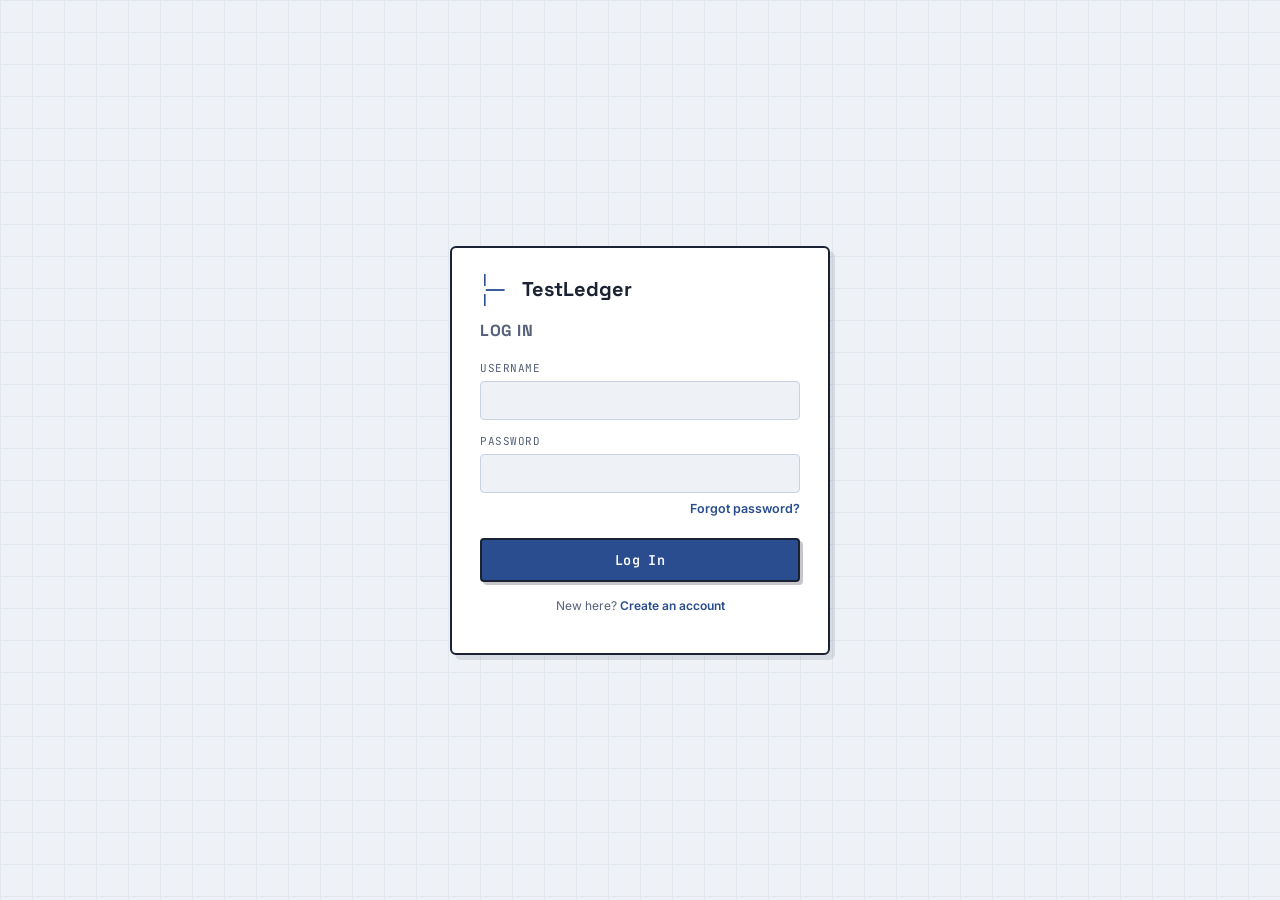
<file: unit/unit-test-generator/target/classes/static/index.html>
<!DOCTYPE html>
<html lang="en">
<head>
<meta charset="UTF-8" />
<meta name="viewport" content="width=device-width, initial-scale=1.0" />
<title>TestLedger — AI-Powered Unit Test Generator</title>
<link rel="preconnect" href="https://fonts.googleapis.com">
<link href="https://fonts.googleapis.com/css2?family=Space+Grotesk:wght@500;600;700&family=Inter:wght@400;500;600&family=JetBrains+Mono:wght@400;500;600&display=swap" rel="stylesheet">
<link rel="stylesheet" href="style.css" />
</head>
<body>

<div class="grid-overlay" aria-hidden="true"></div>

<header class="topbar">
  <div class="brand">
    <span class="brand-mark">⎯|⎯</span>
    <div class="brand-text">
      <h1>TestLedger</h1>
      <p>AI-powered unit test generation</p>
    </div>
  </div>
  <div class="stats" id="statsBar">
    <div class="stat">
      <span class="stat-value" id="statTotal">0</span>
      <span class="stat-label">tests logged</span>
    </div>
    <div class="stat">
      <span class="stat-value" id="statClasses">0</span>
      <span class="stat-label">classes covered</span>
    </div>
  </div>
  <div class="user-area">
    <span class="user-badge" id="userBadge">—</span>
    <button id="logoutBtn" class="btn-ghost">Log Out</button>
  </div>
</header>

<main class="workspace">

  <!-- INPUT PANE -->
  <section class="pane input-pane">
    <div class="pane-header">
      <span class="pane-title">01 · Source</span>
      <div class="pane-controls">
        <select id="languageSelect" class="select">
          <option value="Java" selected>Java</option>
          <option value="Python">Python</option>
          <option value="JavaScript">JavaScript</option>
          <option value="C#">C#</option>
        </select>
        <select id="frameworkSelect" class="select">
          <option value="JUnit 5" selected>JUnit 5</option>
          <option value="Mockito + JUnit 5">Mockito + JUnit 5</option>
          <option value="pytest">pytest</option>
          <option value="Jest">Jest</option>
          <option value="NUnit">NUnit</option>
        </select>
        <select id="testStyleSelect" class="select">
          <option value="COMPREHENSIVE" selected>Comprehensive</option>
          <option value="HAPPY_PATH">Happy Path Only</option>
          <option value="EDGE_CASES">Exhaustive Edge Cases</option>
          <option value="BOUNDARY_VALUES">Boundary Values</option>
        </select>
      </div>
    </div>

    <textarea id="sourceCodeInput" class="code-area" spellcheck="false"
      placeholder="Paste your class or function here...

Example:

public class Calculator {
    public int divide(int a, int b) {
        if (b == 0) throw new ArithmeticException(&quot;Cannot divide by zero&quot;);
        return a / b;
    }
}"></textarea>

    <div class="input-footer">
      <input type="text" id="classNameHint" class="text-input" placeholder="Class name (optional — auto-detected)" />
      <button id="generateBtn" class="btn-primary">
        <span id="generateBtnText">Generate Tests</span>
        <span id="generateSpinner" class="spinner hidden"></span>
      </button>
    </div>
  </section>

  <!-- OUTPUT PANE -->
  <section class="pane output-pane">
    <div class="pane-header">
      <span class="pane-title">02 · Generated Tests</span>
      <div class="pane-controls">
        <button id="copyBtn" class="btn-ghost" disabled>Copy</button>
        <button id="downloadBtn" class="btn-ghost" disabled>Download</button>
      </div>
    </div>

    <div id="outputEmpty" class="empty-state">
      <p>No tests generated yet.</p>
      <p class="empty-sub">Paste source code on the left and click <strong>Generate Tests</strong>.</p>
    </div>

    <pre id="outputCode" class="code-area output-code hidden"><code id="outputCodeContent"></code></pre>

    <div id="errorBanner" class="error-banner hidden"></div>
  </section>

</main>

<!-- LEDGER / HISTORY -->
<section class="ledger">
  <div class="ledger-header">
    <span class="pane-title">03 · Ledger</span>
    <input type="text" id="searchInput" class="text-input search-input" placeholder="Search by class name..." />
  </div>
  <div id="ledgerList" class="ledger-list">
    <p class="empty-sub" id="ledgerEmpty">No entries yet. Generated tests will be logged here and saved to MySQL.</p>
  </div>
</section>

<!-- ENTRY DETAIL MODAL -->
<div id="modalOverlay" class="modal-overlay hidden">
  <div class="modal">
    <div class="modal-header">
      <h3 id="modalTitle">Entry</h3>
      <button id="modalClose" class="btn-ghost">Close</button>
    </div>
    <div class="modal-body">
      <h4>Source</h4>
      <pre class="code-area modal-code"><code id="modalSource"></code></pre>
      <h4>Generated Tests</h4>
      <pre class="code-area modal-code"><code id="modalTests"></code></pre>
    </div>
  </div>
</div>

<script src="script.js"></script>
</body>
</html>
</file>
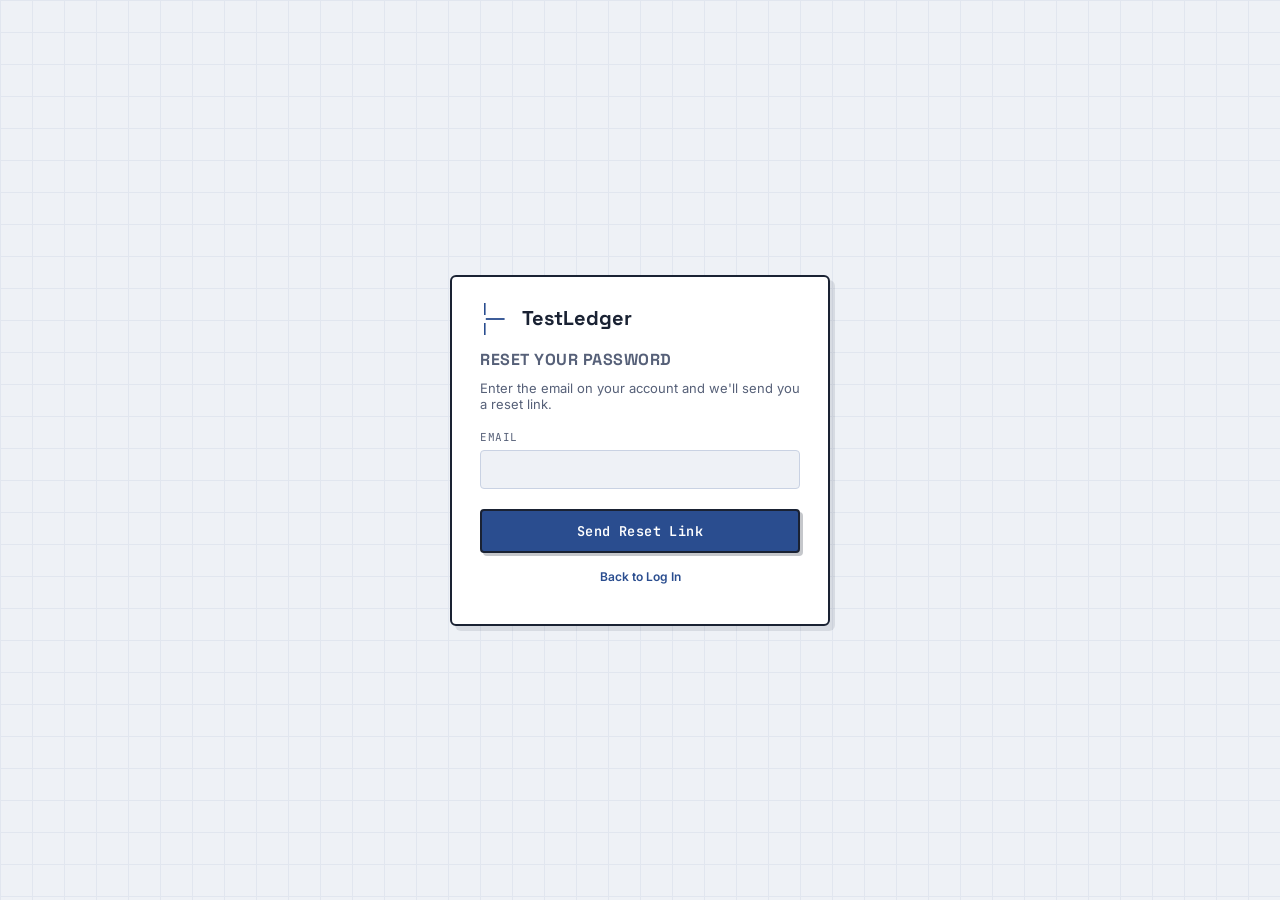
<file: unit/unit-test-generator/target/classes/static/forgot-password.html>
<!DOCTYPE html>
<html lang="en">
<head>
<meta charset="UTF-8" />
<meta name="viewport" content="width=device-width, initial-scale=1.0" />
<title>Forgot Password — TestLedger</title>
<link rel="preconnect" href="https://fonts.googleapis.com">
<link href="https://fonts.googleapis.com/css2?family=Space+Grotesk:wght@500;600;700&family=Inter:wght@400;500;600&family=JetBrains+Mono:wght@400;500;600&display=swap" rel="stylesheet">
<link rel="stylesheet" href="style.css" />
<link rel="stylesheet" href="auth.css" />
</head>
<body>

<div class="grid-overlay" aria-hidden="true"></div>

<div class="auth-wrap">
  <div class="auth-card">
    <div class="auth-brand">
      <span class="brand-mark">⎯|⎯</span>
      <h1>TestLedger</h1>
    </div>

    <h2 class="auth-heading">Reset Your Password</h2>
    <p style="font-size: 13px; color: var(--ink-soft); margin-top: -10px; margin-bottom: 18px;">
      Enter the email on your account and we'll send you a reset link.
    </p>

    <form id="forgotForm">
      <div class="auth-field">
        <label for="email">Email</label>
        <input type="email" id="email" autocomplete="email" required />
      </div>
      <button type="submit" class="auth-submit" id="submitBtn">Send Reset Link</button>
      <div id="authError" class="auth-error hidden"></div>
      <div id="authSuccess" class="auth-success hidden"></div>
    </form>

    <p class="auth-hint"><a href="login.html">Back to Log In</a></p>
  </div>
</div>

<script src="forgot-password.js"></script>
</body>
</html>
</file>
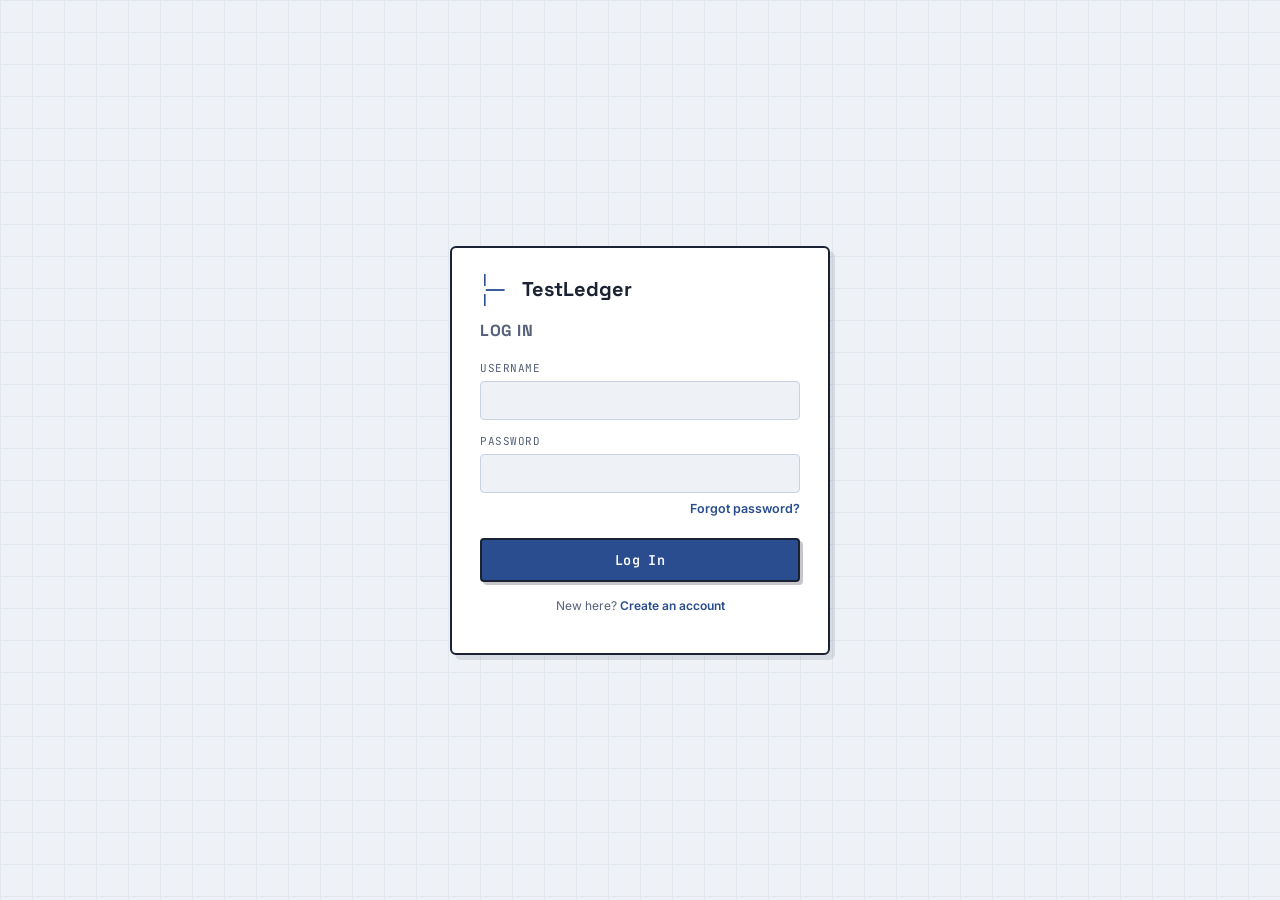
<file: unit/unit-test-generator/target/classes/static/login.html>
<!DOCTYPE html>
<html lang="en">
<head>
<meta charset="UTF-8" />
<meta name="viewport" content="width=device-width, initial-scale=1.0" />
<title>Log In — TestLedger</title>
<link rel="preconnect" href="https://fonts.googleapis.com">
<link href="https://fonts.googleapis.com/css2?family=Space+Grotesk:wght@500;600;700&family=Inter:wght@400;500;600&family=JetBrains+Mono:wght@400;500;600&display=swap" rel="stylesheet">
<link rel="stylesheet" href="style.css" />
<link rel="stylesheet" href="auth.css" />
</head>
<body>

<div class="grid-overlay" aria-hidden="true"></div>

<div class="auth-wrap">
  <div class="auth-card">
    <div class="auth-brand">
      <span class="brand-mark">⎯|⎯</span>
      <h1>TestLedger</h1>
    </div>

    <h2 class="auth-heading">Log In</h2>

    <form id="loginForm">
      <div class="auth-field">
        <label for="username">Username</label>
        <input type="text" id="username" autocomplete="username" required minlength="3" maxlength="50" />
      </div>
      <div class="auth-field">
        <label for="password">Password</label>
        <input type="password" id="password" autocomplete="current-password" required minlength="6" />
      </div>
      <div class="auth-links-row">
        <a href="forgot-password.html">Forgot password?</a>
      </div>
      <button type="submit" class="auth-submit" id="submitBtn">Log In</button>
      <div id="authError" class="auth-error hidden"></div>
      <div id="authSuccess" class="auth-success hidden"></div>
    </form>

    <p class="auth-hint">New here? <a href="register.html">Create an account</a></p>
  </div>
</div>

<script src="auth.js"></script>
</body>
</html>
</file>
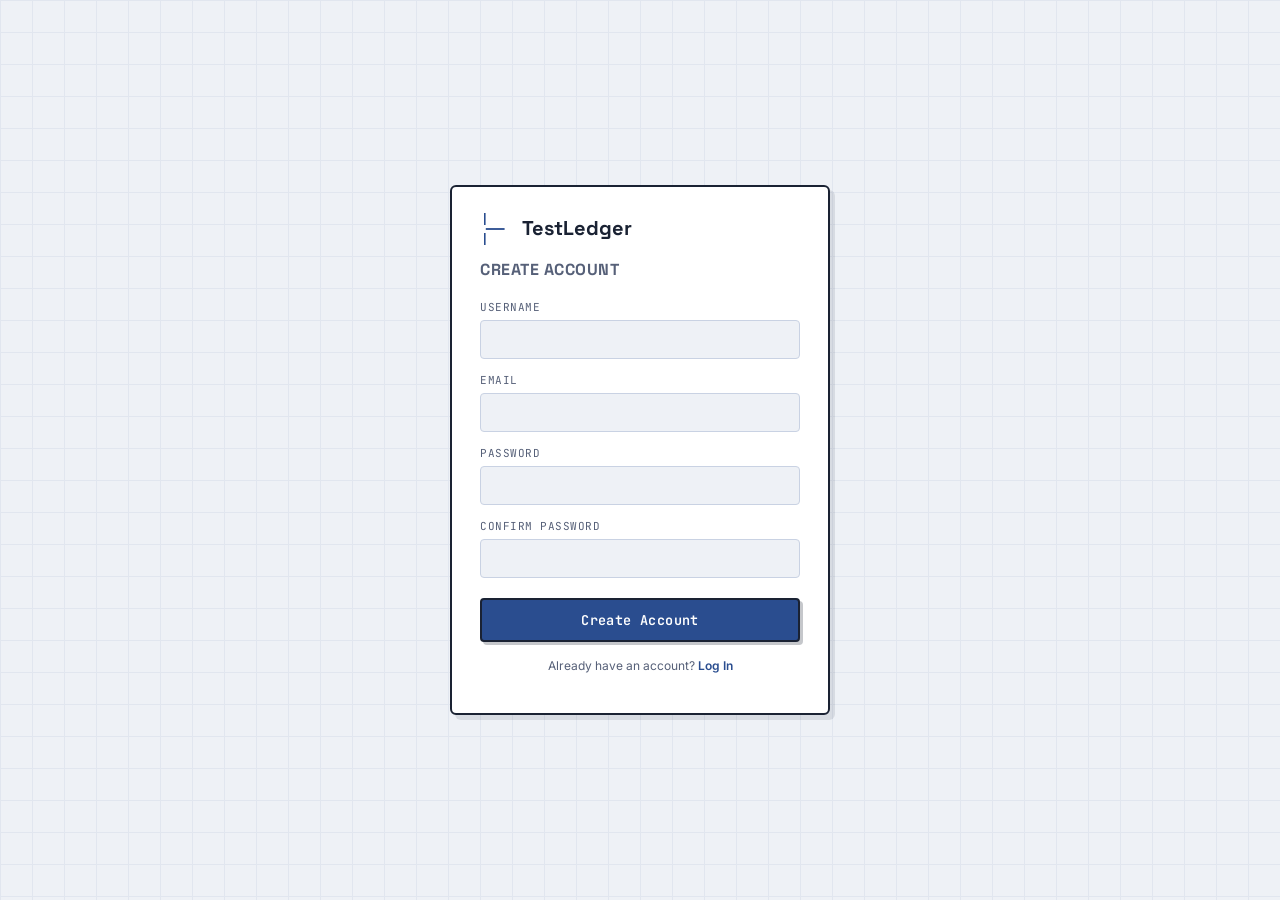
<file: unit/unit-test-generator/target/classes/static/register.html>
<!DOCTYPE html>
<html lang="en">
<head>
<meta charset="UTF-8" />
<meta name="viewport" content="width=device-width, initial-scale=1.0" />
<title>Register — TestLedger</title>
<link rel="preconnect" href="https://fonts.googleapis.com">
<link href="https://fonts.googleapis.com/css2?family=Space+Grotesk:wght@500;600;700&family=Inter:wght@400;500;600&family=JetBrains+Mono:wght@400;500;600&display=swap" rel="stylesheet">
<link rel="stylesheet" href="style.css" />
<link rel="stylesheet" href="auth.css" />
</head>
<body>

<div class="grid-overlay" aria-hidden="true"></div>

<div class="auth-wrap">
  <div class="auth-card">
    <div class="auth-brand">
      <span class="brand-mark">⎯|⎯</span>
      <h1>TestLedger</h1>
    </div>

    <h2 class="auth-heading">Create Account</h2>

    <form id="registerForm">
      <div class="auth-field">
        <label for="username">Username</label>
        <input type="text" id="username" autocomplete="username" required minlength="3" maxlength="50" />
      </div>
      <div class="auth-field">
        <label for="email">Email</label>
        <input type="email" id="email" autocomplete="email" required />
      </div>
      <div class="auth-field">
        <label for="password">Password</label>
        <input type="password" id="password" autocomplete="new-password" required minlength="6" />
      </div>
      <div class="auth-field">
        <label for="confirmPassword">Confirm Password</label>
        <input type="password" id="confirmPassword" autocomplete="new-password" required minlength="6" />
      </div>
      <button type="submit" class="auth-submit" id="submitBtn">Create Account</button>
      <div id="authError" class="auth-error hidden"></div>
    </form>

    <p class="auth-hint">Already have an account? <a href="login.html">Log In</a></p>
  </div>
</div>

<script src="register.js"></script>
</body>
</html>
</file>
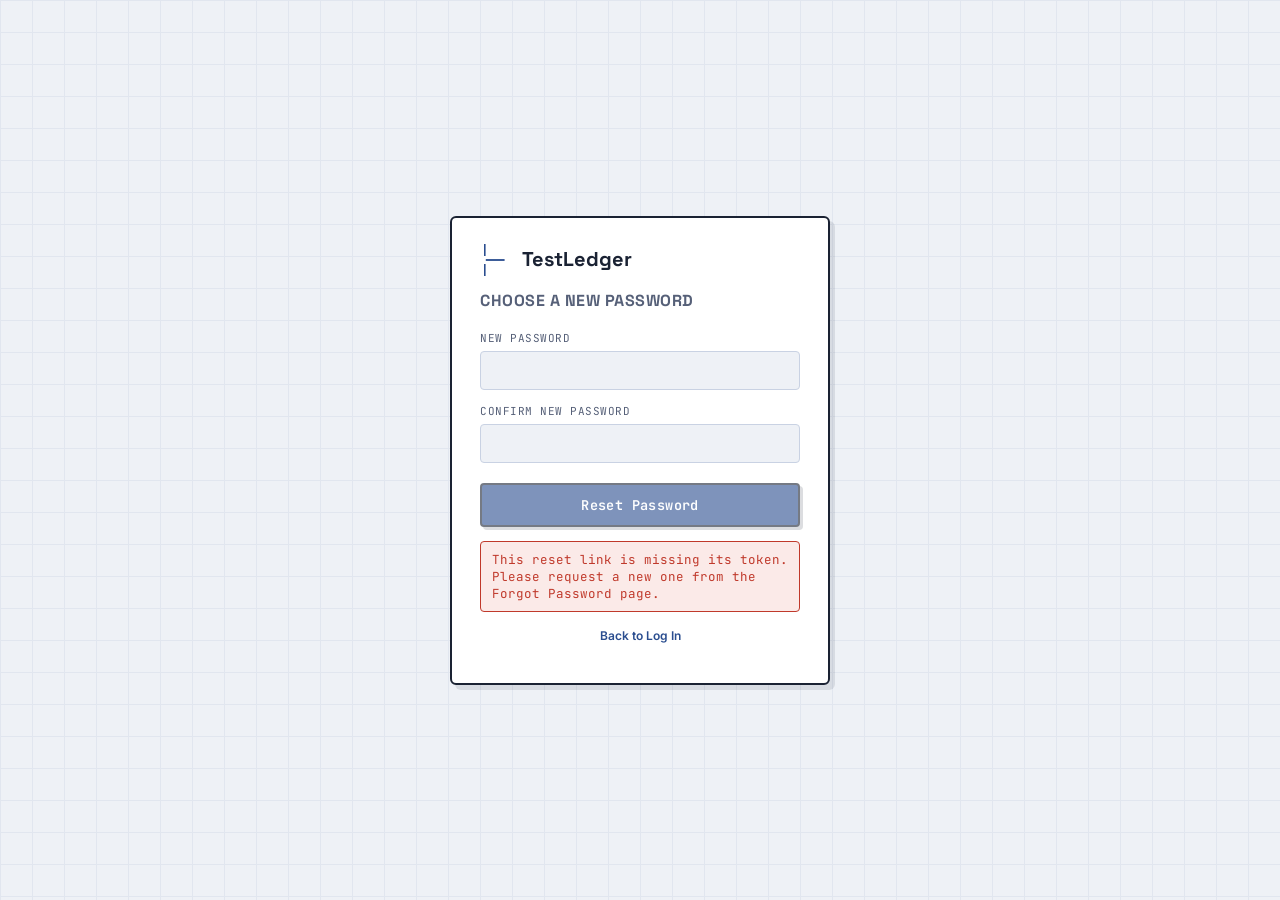
<file: unit/unit-test-generator/target/classes/static/reset-password.html>
<!DOCTYPE html>
<html lang="en">
<head>
<meta charset="UTF-8" />
<meta name="viewport" content="width=device-width, initial-scale=1.0" />
<title>Reset Password — TestLedger</title>
<link rel="preconnect" href="https://fonts.googleapis.com">
<link href="https://fonts.googleapis.com/css2?family=Space+Grotesk:wght@500;600;700&family=Inter:wght@400;500;600&family=JetBrains+Mono:wght@400;500;600&display=swap" rel="stylesheet">
<link rel="stylesheet" href="style.css" />
<link rel="stylesheet" href="auth.css" />
</head>
<body>

<div class="grid-overlay" aria-hidden="true"></div>

<div class="auth-wrap">
  <div class="auth-card">
    <div class="auth-brand">
      <span class="brand-mark">⎯|⎯</span>
      <h1>TestLedger</h1>
    </div>

    <h2 class="auth-heading">Choose a New Password</h2>

    <form id="resetForm">
      <div class="auth-field">
        <label for="newPassword">New Password</label>
        <input type="password" id="newPassword" autocomplete="new-password" required minlength="6" />
      </div>
      <div class="auth-field">
        <label for="confirmPassword">Confirm New Password</label>
        <input type="password" id="confirmPassword" autocomplete="new-password" required minlength="6" />
      </div>
      <button type="submit" class="auth-submit" id="submitBtn">Reset Password</button>
      <div id="authError" class="auth-error hidden"></div>
      <div id="authSuccess" class="auth-success hidden"></div>
    </form>

    <p class="auth-hint"><a href="login.html">Back to Log In</a></p>
  </div>
</div>

<script src="reset-password.js"></script>
</body>
</html>
</file>
<file: unit/unit-test-generator/target/classes/static/style.css>
/* ============================================================
   TestLedger — design tokens
   Concept: an engineer's blueprint + a QA lab ledger.
   Cool paper background, ink-blue structure, mono type for code,
   verification-green / pending-amber as functional signal colors.
   ============================================================ */

:root {
  --paper: #EEF1F6;
  --paper-raised: #FFFFFF;
  --ink: #1A2233;
  --ink-soft: #566078;
  --line: #C9D2E3;
  --blueprint: #2A4D8F;
  --blueprint-deep: #17335E;
  --pass: #1F9D55;
  --pass-bg: #E6F6ED;
  --pending: #C97F0E;
  --pending-bg: #FBF0DC;
  --danger: #C0392B;
  --danger-bg: #FBEAE8;
  --code-bg: #10161F;
  --code-text: #DCE4F0;
  --code-accent: #7FB2FF;

  --font-display: 'Space Grotesk', sans-serif;
  --font-body: 'Inter', sans-serif;
  --font-mono: 'JetBrains Mono', monospace;
}

* { box-sizing: border-box; }

body {
  margin: 0;
  background: var(--paper);
  color: var(--ink);
  font-family: var(--font-body);
  min-height: 100vh;
  position: relative;
}

/* faint blueprint grid across the whole page */
.grid-overlay {
  position: fixed;
  inset: 0;
  pointer-events: none;
  z-index: 0;
  background-image:
    linear-gradient(var(--line) 1px, transparent 1px),
    linear-gradient(90deg, var(--line) 1px, transparent 1px);
  background-size: 32px 32px;
  opacity: 0.35;
}

/* ============================================================
   Topbar
   ============================================================ */
.topbar {
  position: relative;
  z-index: 1;
  display: flex;
  justify-content: space-between;
  align-items: center;
  padding: 20px 32px;
  border-bottom: 2px solid var(--ink);
  background: var(--paper-raised);
}

.brand { display: flex; align-items: center; gap: 14px; }

.brand-mark {
  font-family: var(--font-mono);
  font-size: 22px;
  color: var(--blueprint);
  letter-spacing: -2px;
  transform: rotate(90deg);
  display: inline-block;
}

.brand-text h1 {
  font-family: var(--font-display);
  font-size: 22px;
  font-weight: 700;
  margin: 0;
  letter-spacing: -0.3px;
}

.brand-text p {
  margin: 0;
  font-size: 12.5px;
  color: var(--ink-soft);
  font-family: var(--font-mono);
}

.stats { display: flex; gap: 28px; }

.stat { display: flex; flex-direction: column; align-items: flex-end; }

.stat-value {
  font-family: var(--font-display);
  font-size: 24px;
  font-weight: 700;
  color: var(--blueprint-deep);
  line-height: 1;
}

.stat-label {
  font-size: 11px;
  color: var(--ink-soft);
  text-transform: uppercase;
  letter-spacing: 0.6px;
  margin-top: 2px;
}

.user-area {
  display: flex;
  align-items: center;
  gap: 12px;
  padding-left: 20px;
  border-left: 1.5px solid var(--line);
}

.user-badge {
  font-family: var(--font-mono);
  font-size: 12.5px;
  font-weight: 600;
  color: var(--blueprint-deep);
  background: var(--pass-bg);
  padding: 6px 12px;
  border-radius: 20px;
}

/* ============================================================
   Workspace (two panes)
   ============================================================ */
.workspace {
  position: relative;
  z-index: 1;
  display: grid;
  grid-template-columns: 1fr 1fr;
  gap: 20px;
  padding: 24px 32px;
}

@media (max-width: 900px) {
  .workspace { grid-template-columns: 1fr; }
}

.pane {
  background: var(--paper-raised);
  border: 2px solid var(--ink);
  border-radius: 6px;
  display: flex;
  flex-direction: column;
  min-height: 420px;
  box-shadow: 4px 4px 0 rgba(26, 34, 51, 0.08);
}

.pane-header {
  display: flex;
  justify-content: space-between;
  align-items: center;
  padding: 12px 16px;
  border-bottom: 2px solid var(--ink);
}

.pane-title {
  font-family: var(--font-mono);
  font-size: 12px;
  font-weight: 600;
  letter-spacing: 1px;
  text-transform: uppercase;
  color: var(--blueprint-deep);
}

.pane-controls { display: flex; gap: 8px; }

.select {
  font-family: var(--font-mono);
  font-size: 12.5px;
  padding: 6px 8px;
  border: 1.5px solid var(--line);
  border-radius: 4px;
  background: var(--paper);
  color: var(--ink);
}

.code-area {
  flex: 1;
  margin: 0;
  padding: 16px;
  background: var(--code-bg);
  color: var(--code-text);
  font-family: var(--font-mono);
  font-size: 13.5px;
  line-height: 1.6;
  border: none;
  resize: none;
  outline: none;
  overflow: auto;
  white-space: pre;
}

.code-area::placeholder { color: #5C6B85; }

.output-code { display: block; }
.hidden { display: none !important; }

.empty-state {
  flex: 1;
  display: flex;
  flex-direction: column;
  align-items: center;
  justify-content: center;
  color: var(--ink-soft);
  text-align: center;
  padding: 24px;
}

.empty-state p { margin: 4px 0; }
.empty-sub { font-size: 13px; }

.input-footer {
  display: flex;
  gap: 10px;
  padding: 14px 16px;
  border-top: 2px solid var(--ink);
  align-items: center;
}

.text-input {
  flex: 1;
  font-family: var(--font-body);
  font-size: 13.5px;
  padding: 10px 12px;
  border: 1.5px solid var(--line);
  border-radius: 4px;
  background: var(--paper);
  color: var(--ink);
}

.text-input:focus, .select:focus { outline: 2px solid var(--blueprint); outline-offset: 1px; }

.btn-primary {
  font-family: var(--font-mono);
  font-weight: 600;
  font-size: 13px;
  letter-spacing: 0.4px;
  color: #fff;
  background: var(--blueprint);
  border: 2px solid var(--ink);
  border-radius: 4px;
  padding: 10px 18px;
  cursor: pointer;
  display: flex;
  align-items: center;
  gap: 8px;
  box-shadow: 3px 3px 0 rgba(26,34,51,0.25);
  transition: transform 0.08s ease;
}
.btn-primary:hover { background: var(--blueprint-deep); }
.btn-primary:active { transform: translate(2px, 2px); box-shadow: 1px 1px 0 rgba(26,34,51,0.25); }
.btn-primary:disabled { opacity: 0.6; cursor: not-allowed; }

.btn-ghost {
  font-family: var(--font-mono);
  font-size: 12px;
  color: var(--blueprint-deep);
  background: transparent;
  border: 1.5px solid var(--line);
  border-radius: 4px;
  padding: 6px 12px;
  cursor: pointer;
}
.btn-ghost:hover:not(:disabled) { border-color: var(--blueprint); }
.btn-ghost:disabled { opacity: 0.4; cursor: not-allowed; }

.spinner {
  width: 13px;
  height: 13px;
  border: 2px solid rgba(255,255,255,0.4);
  border-top-color: #fff;
  border-radius: 50%;
  animation: spin 0.7s linear infinite;
}
@keyframes spin { to { transform: rotate(360deg); } }

.error-banner {
  margin: 0 16px 16px;
  padding: 10px 12px;
  background: var(--danger-bg);
  border: 1.5px solid var(--danger);
  color: var(--danger);
  border-radius: 4px;
  font-size: 13px;
  font-family: var(--font-mono);
}

/* ============================================================
   Ledger (signature element — receipt-style history log)
   ============================================================ */
.ledger {
  position: relative;
  z-index: 1;
  margin: 0 32px 32px;
  background: var(--paper-raised);
  border: 2px solid var(--ink);
  border-radius: 6px;
  box-shadow: 4px 4px 0 rgba(26, 34, 51, 0.08);
}

.ledger-header {
  display: flex;
  justify-content: space-between;
  align-items: center;
  padding: 12px 16px;
  border-bottom: 2px solid var(--ink);
}

.search-input { max-width: 260px; }

.ledger-list {
  max-height: 340px;
  overflow-y: auto;
  padding: 8px 16px;
}

.ledger-entry {
  display: flex;
  align-items: center;
  gap: 14px;
  padding: 12px 6px;
  border-bottom: 1px dashed var(--line);
  cursor: pointer;
  font-family: var(--font-mono);
  font-size: 13px;
}
.ledger-entry:last-child { border-bottom: none; }
.ledger-entry:hover { background: var(--paper); }

.ledger-dot {
  width: 9px;
  height: 9px;
  border-radius: 50%;
  background: var(--pass);
  flex-shrink: 0;
}

.ledger-class {
  font-weight: 600;
  color: var(--ink);
  min-width: 160px;
}

.ledger-meta {
  color: var(--ink-soft);
  font-size: 12px;
  flex: 1;
}

.ledger-tag {
  background: var(--pass-bg);
  color: var(--pass);
  padding: 3px 8px;
  border-radius: 3px;
  font-size: 11px;
  font-weight: 600;
}

.ledger-delete {
  background: transparent;
  border: none;
  color: var(--danger);
  font-family: var(--font-mono);
  font-size: 12px;
  cursor: pointer;
  padding: 4px 8px;
}
.ledger-delete:hover { text-decoration: underline; }

/* ============================================================
   Modal
   ============================================================ */
.modal-overlay {
  position: fixed;
  inset: 0;
  background: rgba(16, 22, 31, 0.55);
  display: flex;
  align-items: center;
  justify-content: center;
  z-index: 10;
  padding: 24px;
}

.modal {
  background: var(--paper-raised);
  border: 2px solid var(--ink);
  border-radius: 6px;
  max-width: 900px;
  width: 100%;
  max-height: 85vh;
  display: flex;
  flex-direction: column;
  overflow: hidden;
}

.modal-header {
  display: flex;
  justify-content: space-between;
  align-items: center;
  padding: 14px 18px;
  border-bottom: 2px solid var(--ink);
}

.modal-header h3 { margin: 0; font-family: var(--font-display); }

.modal-body { padding: 16px 18px; overflow-y: auto; }
.modal-body h4 {
  font-family: var(--font-mono);
  font-size: 12px;
  text-transform: uppercase;
  color: var(--blueprint-deep);
  margin: 16px 0 8px;
}
.modal-body h4:first-child { margin-top: 0; }

.modal-code {
  border-radius: 4px;
  max-height: 260px;
}

/* scrollbars */
::-webkit-scrollbar { width: 10px; height: 10px; }
::-webkit-scrollbar-thumb { background: var(--line); border-radius: 6px; }
::-webkit-scrollbar-track { background: transparent; }
</file>
<file: unit/unit-test-generator/target/classes/static/auth.css>
.auth-wrap {
  position: relative;
  z-index: 1;
  min-height: 100vh;
  display: flex;
  align-items: center;
  justify-content: center;
  padding: 24px;
}
.auth-card {
  background: var(--paper-raised);
  border: 2px solid var(--ink);
  border-radius: 6px;
  box-shadow: 5px 5px 0 rgba(26,34,51,0.1);
  width: 100%;
  max-width: 380px;
  padding: 28px;
}
.auth-brand { display: flex; align-items: center; gap: 12px; margin-bottom: 18px; }
.auth-brand .brand-mark { font-family: var(--font-mono); font-size: 20px; color: var(--blueprint); transform: rotate(90deg); display: inline-block; }
.auth-brand h1 { font-family: var(--font-display); font-size: 20px; margin: 0; }

.auth-heading {
  font-family: var(--font-display);
  font-size: 16px;
  color: var(--ink-soft);
  margin: 0 0 20px;
  text-transform: uppercase;
  letter-spacing: 0.5px;
}

.auth-field { margin-bottom: 14px; }
.auth-field label {
  display: block; font-family: var(--font-mono); font-size: 11px;
  text-transform: uppercase; letter-spacing: 0.5px; color: var(--ink-soft); margin-bottom: 6px;
}
.auth-field input {
  width: 100%; padding: 10px 12px; border: 1.5px solid var(--line);
  border-radius: 4px; background: var(--paper); color: var(--ink);
  font-family: var(--font-body); font-size: 14px;
}
.auth-field input:focus { outline: 2px solid var(--blueprint); outline-offset: 1px; }

.auth-links-row {
  display: flex;
  justify-content: flex-end;
  margin: -6px 0 16px;
  font-size: 12.5px;
}
.auth-links-row a, .auth-hint a {
  color: var(--blueprint);
  text-decoration: none;
  font-weight: 600;
}
.auth-links-row a:hover, .auth-hint a:hover { text-decoration: underline; }

.auth-submit {
  width: 100%; margin-top: 6px; font-family: var(--font-mono); font-weight: 600;
  font-size: 13.5px; letter-spacing: 0.4px; color: #fff; background: var(--blueprint);
  border: 2px solid var(--ink); border-radius: 4px; padding: 11px 0; cursor: pointer;
  box-shadow: 3px 3px 0 rgba(26,34,51,0.25);
}
.auth-submit:hover { background: var(--blueprint-deep); }
.auth-submit:disabled { opacity: 0.6; cursor: not-allowed; }

.auth-error {
  margin-top: 14px; padding: 9px 11px; background: var(--danger-bg);
  border: 1.5px solid var(--danger); color: var(--danger); border-radius: 4px;
  font-size: 12.5px; font-family: var(--font-mono);
}
.auth-success {
  margin-top: 14px; padding: 9px 11px; background: var(--pass-bg);
  border: 1.5px solid var(--pass); color: var(--pass); border-radius: 4px;
  font-size: 12.5px; font-family: var(--font-mono);
}

.auth-hint { margin-top: 16px; font-size: 12px; color: var(--ink-soft); text-align: center; }
</file>
